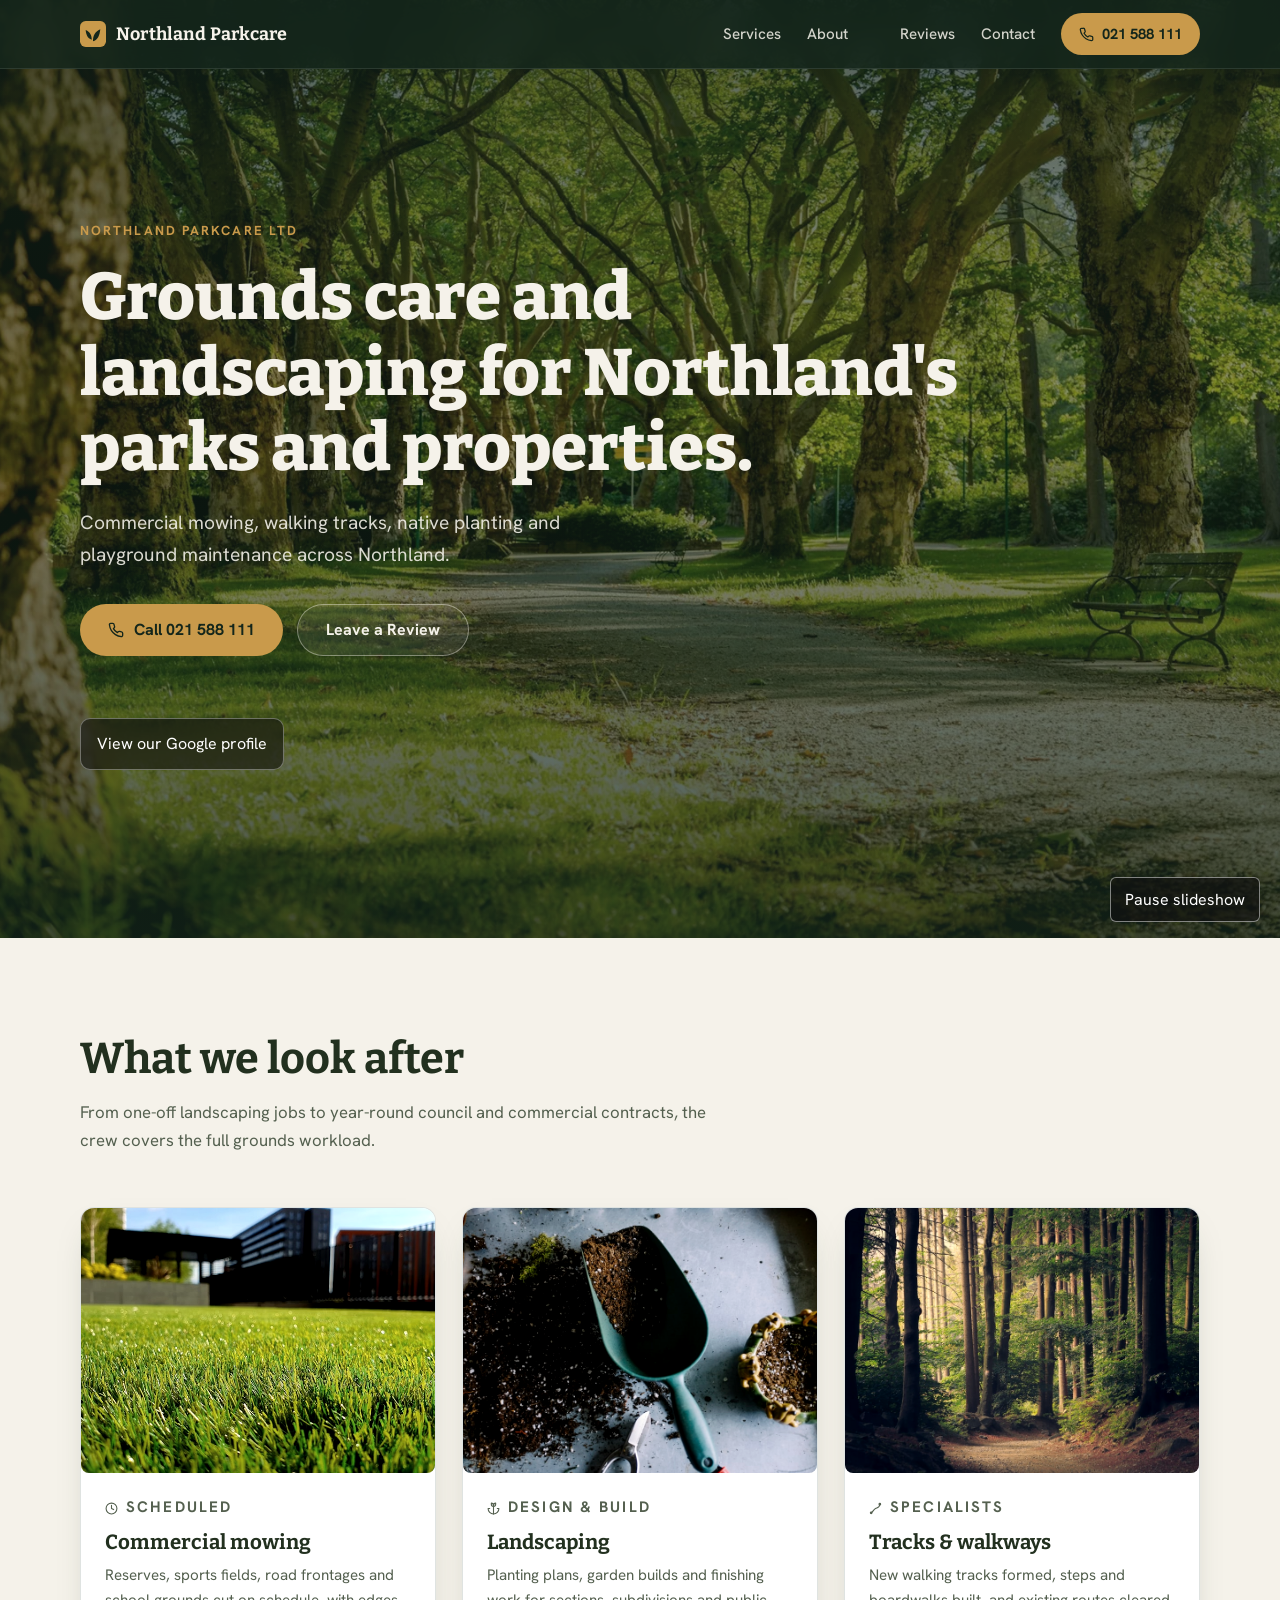
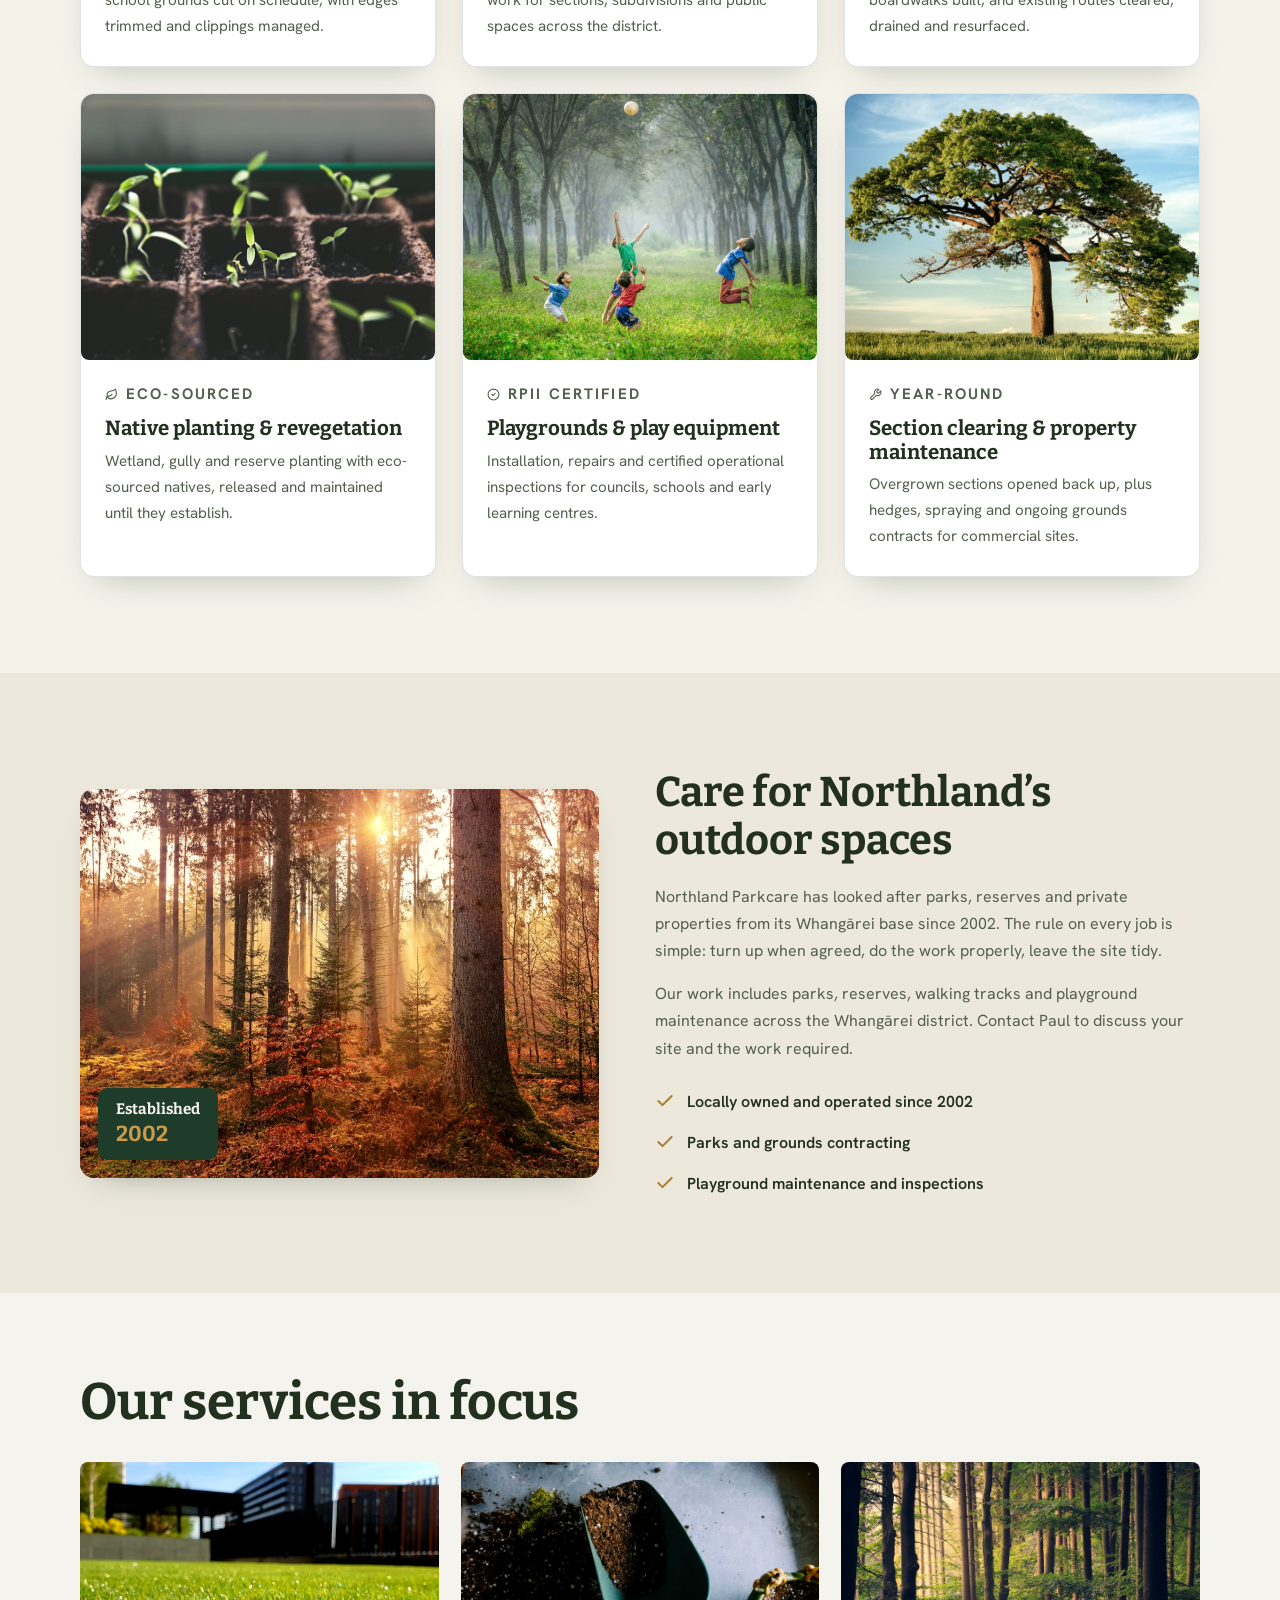
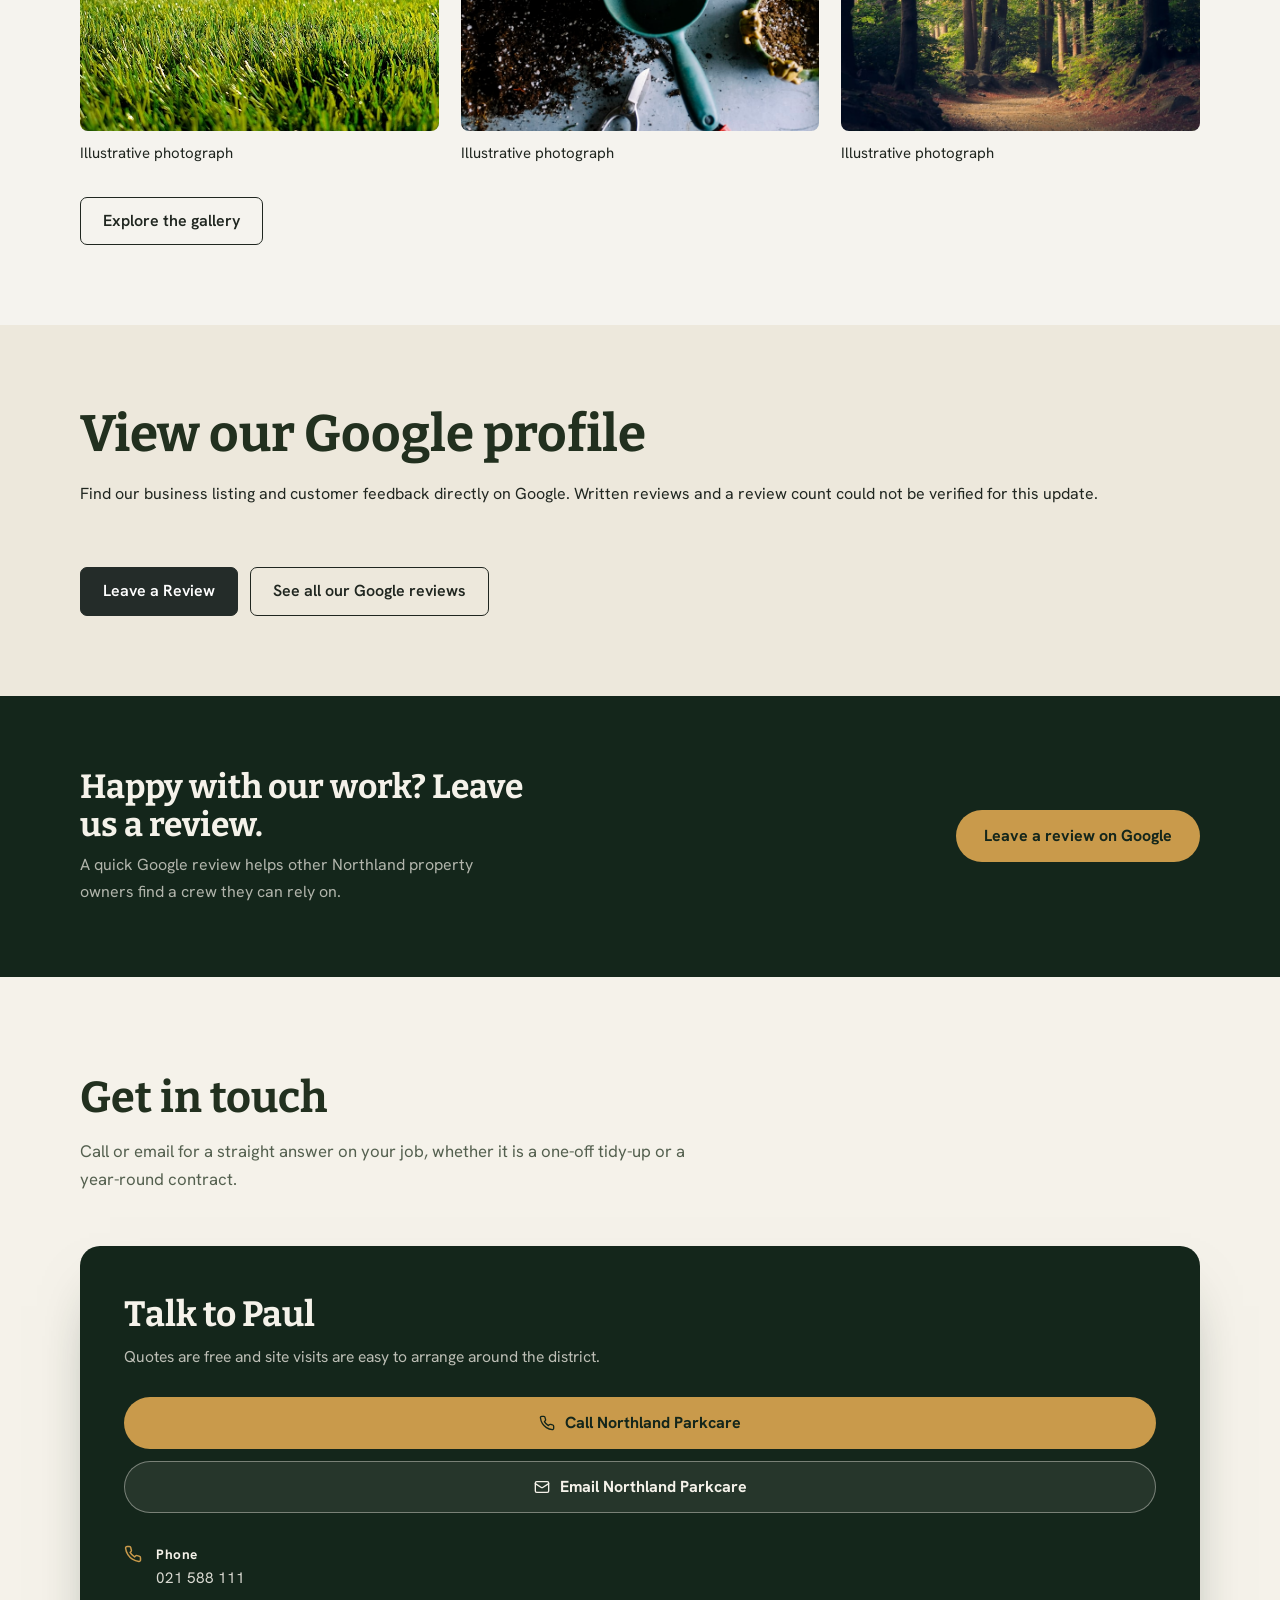
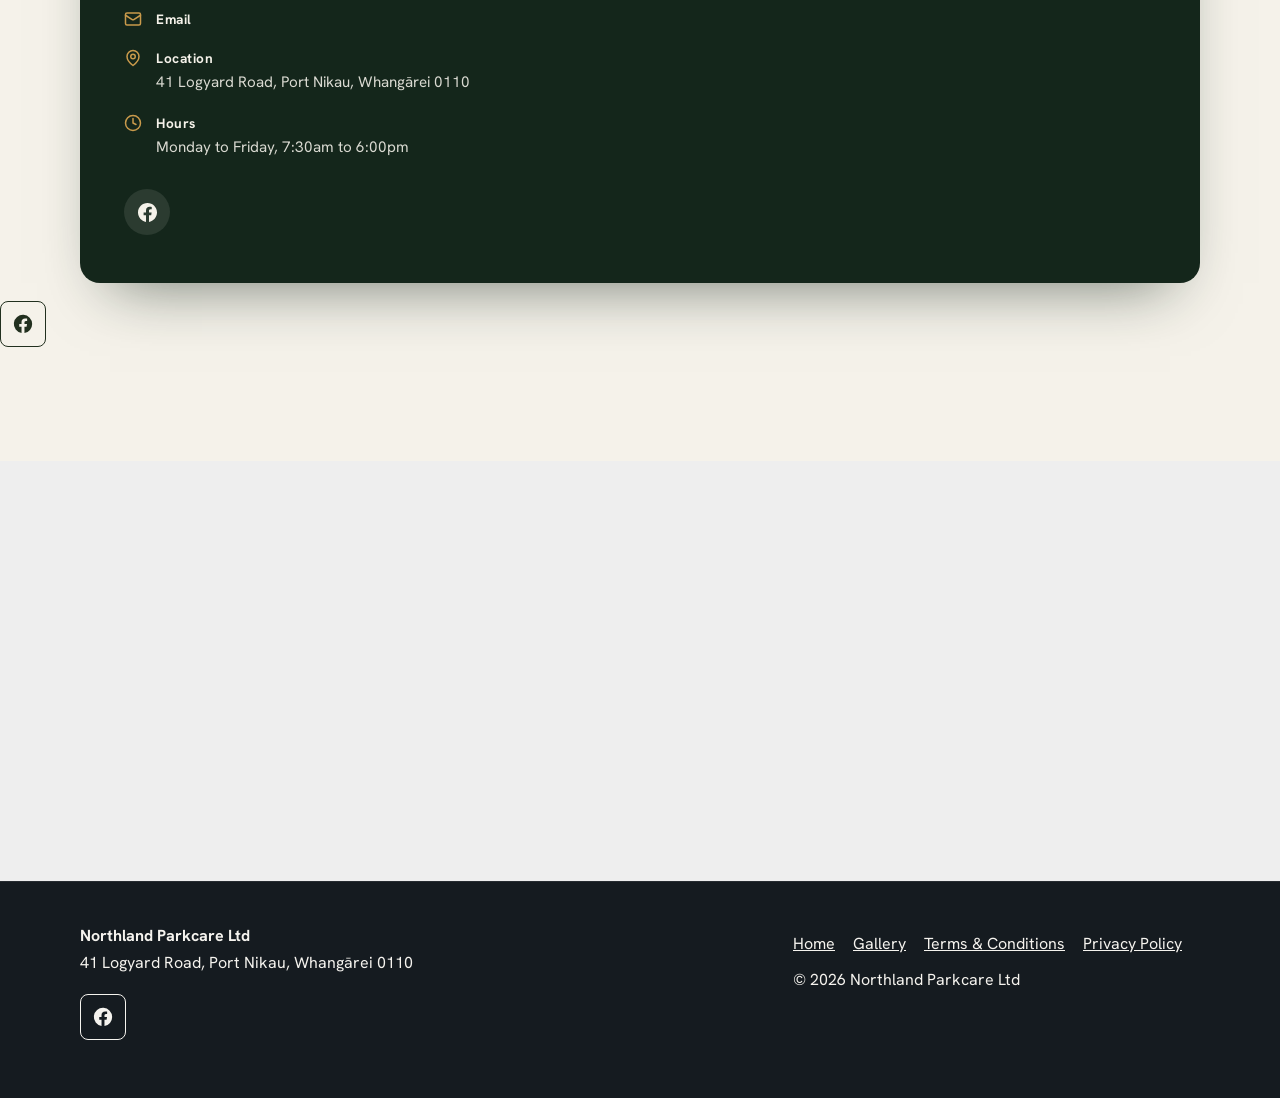
<file: index.html>
<!DOCTYPE html>

<html lang="en-NZ">
<head>
<meta charset="utf-8"/>
<meta content="width=device-width, initial-scale=1" name="viewport"/>
<title>Northland Parkcare Ltd | Landscaping &amp; Grounds Maintenance, Whangārei</title>
<meta content="Northland Parkcare Ltd: landscaping, commercial mowing, walking tracks, native planting and playground maintenance across Whangārei and Northland. Established 2002." name="description"/>
<meta content="Northland Parkcare Ltd | Landscaping &amp; Grounds Maintenance, Whangārei" property="og:title"/>
<meta content="Council-grade grounds care, landscaping, tracks and playground maintenance across Northland since 2002." property="og:description"/>
<meta content="website" property="og:type"/>
<meta content="https://images.unsplash.com/photo-1519331379826-f10be5486c6f?q=80&amp;w=1200&amp;auto=format&amp;fit=crop" property="og:image"/>
<link href="data:image/svg+xml,%3Csvg xmlns='http://www.w3.org/2000/svg' viewBox='0 0 32 32'%3E%3Crect width='32' height='32' rx='7' fill='%231f3b2a'/%3E%3Cpath d='M16 25c0-7 2-12 9-15-1 8-3 13-9 15zm-1.5-2C9 21 7.5 16.5 7 11c5.5 2.5 7.5 6.5 7.5 12z' fill='%23c99a4b'/%3E%3C/svg%3E" rel="icon"/>
<link href="https://fonts.googleapis.com" rel="preconnect"/>
<link crossorigin="" href="https://fonts.gstatic.com" rel="preconnect"/>
<link href="https://fonts.googleapis.com/css2?family=Bitter:wght@500;600;700;800&amp;family=Hanken+Grotesk:wght@400;500;600;700&amp;display=swap" rel="stylesheet"/>
<link href="styles.css" rel="stylesheet"/></head>
<body>
<div aria-hidden="true" id="intro"><div class="intro-mark">Northland <span>Parkcare</span></div></div>
<header id="header">
<div class="nav-inner">
<a aria-label="Northland Parkcare Ltd home" class="brand" href="#top">
<svg aria-hidden="true" fill="none" height="26" viewBox="0 0 32 32" width="26"><rect fill="#c99a4b" height="32" rx="7" width="32"></rect><path d="M16 25c0-7 2-12 9-15-1 8-3 13-9 15zm-1.5-2C9 21 7.5 16.5 7 11c5.5 2.5 7.5 6.5 7.5 12z" fill="#14261b"></path></svg>
      Northland Parkcare
    </a>
<ul class="nav-links">
<li><a href="#services">Services</a></li>
<li><a href="#about">About</a></li>
<li></li>
<li><a href="#reviews">Reviews</a></li>
<li><a href="#contact">Contact</a></li>
<li><a class="nav-phone" href="tel:+6421588111">
<svg aria-hidden="true" fill="none" height="15" stroke="currentColor" stroke-linecap="round" stroke-linejoin="round" stroke-width="2" viewBox="0 0 24 24" width="15"><path d="M22 16.92v3a2 2 0 0 1-2.18 2 19.79 19.79 0 0 1-8.63-3.07 19.5 19.5 0 0 1-6-6 19.79 19.79 0 0 1-3.07-8.67A2 2 0 0 1 4.11 2h3a2 2 0 0 1 2 1.72c.127.96.361 1.903.7 2.81a2 2 0 0 1-.45 2.11L8.09 9.91a16 16 0 0 0 6 6l1.27-1.27a2 2 0 0 1 2.11-.45c.907.339 1.85.573 2.81.7A2 2 0 0 1 22 16.92z"></path></svg>
        021 588 111
      </a></li>
</ul>
<a class="verified-mobile-call" href="tel:+6421588111">Call</a><button aria-expanded="false" aria-label="Open menu" class="nav-toggle" data-menu-button="">
<svg aria-hidden="true" fill="none" height="26" stroke="currentColor" stroke-linecap="round" stroke-width="2" viewBox="0 0 24 24" width="26"><line x1="3" x2="21" y1="7" y2="7"></line><line x1="3" x2="21" y1="12" y2="12"></line><line x1="3" x2="21" y1="17" y2="17"></line></svg>
</button>
</div>
<nav aria-label="Mobile" class="mobile-menu" data-mobile-menu="">
<a href="#services">Services</a>
<a href="#about">About</a>
<a href="#reviews">Reviews</a>
<a href="#contact">Contact</a>
<a class="m-call" href="tel:+6421588111">Call 021 588 111</a>
</nav>
</header>
<section class="hero" id="top">
<div aria-hidden="true" class="hero-slides">
<div class="hero-slide active"><img alt="Tree-lined park avenue with freshly mown grass" decoding="async" fetchpriority="high" height="1267" loading="eager" sizes="100vw" src="img/stock-da991d47f1.jpg" srcset="img/stock-da991d47f1-480.webp 480w, img/stock-da991d47f1-960.webp 960w, img/stock-da991d47f1-1600.webp 1600w, img/stock-da991d47f1.jpg 1900w" width="1900"/></div>
<div class="hero-slide"><img alt="Sunlight through mature trees over open parkland" decoding="async" fetchpriority="auto" height="1267" loading="lazy" sizes="100vw" src="img/stock-f143aacbdf.jpg" srcset="img/stock-f143aacbdf-480.webp 480w, img/stock-f143aacbdf-960.webp 960w, img/stock-f143aacbdf-1600.webp 1600w, img/stock-f143aacbdf.jpg 1900w" width="1900"/></div>
<div class="hero-slide"><img alt="Aerial view of a track winding through native forest" decoding="async" fetchpriority="auto" height="1425" loading="lazy" sizes="100vw" src="img/stock-7569272d4e.jpg" srcset="img/stock-7569272d4e-480.webp 480w, img/stock-7569272d4e-960.webp 960w, img/stock-7569272d4e-1600.webp 1600w, img/stock-7569272d4e.jpg 1900w" width="1900"/></div>
</div>
<div aria-hidden="true" class="hero-overlay"></div>
<div class="hero-content">
<p class="hero-eyebrow">Northland Parkcare Ltd</p>
<h1>Grounds care and landscaping for Northland's parks and properties.</h1>
<p class="hero-sub">Commercial mowing, walking tracks, native planting and playground maintenance across Northland.</p>
<div class="hero-ctas">
<a class="btn btn-gold" href="tel:+6421588111">
<svg aria-hidden="true" fill="none" height="16" stroke="currentColor" stroke-linecap="round" stroke-linejoin="round" stroke-width="2" viewBox="0 0 24 24" width="16"><path d="M22 16.92v3a2 2 0 0 1-2.18 2 19.79 19.79 0 0 1-8.63-3.07 19.5 19.5 0 0 1-6-6 19.79 19.79 0 0 1-3.07-8.67A2 2 0 0 1 4.11 2h3a2 2 0 0 1 2 1.72c.127.96.361 1.903.7 2.81a2 2 0 0 1-.45 2.11L8.09 9.91a16 16 0 0 0 6 6l1.27-1.27a2 2 0 0 1 2.11-.45c.907.339 1.85.573 2.81.7A2 2 0 0 1 22 16.92z"></path></svg>
        Call 021 588 111
      </a>
<a class="btn btn-ghost" href="https://search.google.com/local/writereview?placeid=ChIJpbkQMah4DG0RhoKp0OG4MP8" rel="noopener" target="_blank">Leave a Review</a>
</div>
<a class="verified-rating" href="https://search.google.com/local/reviews?placeid=ChIJpbkQMah4DG0RhoKp0OG4MP8" rel="noopener" target="_blank"><span>View our Google profile</span></a>
</div>
<button aria-pressed="false" class="slide-control" type="button">Pause slideshow</button></section>
<section id="services">
<div class="wrap">
<div class="sec-head reveal">
<h2>What we look after</h2>
<p>From one-off landscaping jobs to year-round council and commercial contracts, the crew covers the full grounds workload.</p>
</div>
<div class="svc-grid">
<article class="svc-card reveal">
<div class="svc-img"><img alt="Freshly mown grass cut to an even height" decoding="async" height="506" loading="lazy" sizes="(max-width: 767px) 100vw, 50vw" src="img/stock-0b38c9a5a5.jpg" srcset="img/stock-0b38c9a5a5-480.webp 480w, img/stock-0b38c9a5a5.jpg 900w" width="900"/></div>
<div class="svc-body">
<p class="svc-label"><svg aria-hidden="true" fill="none" height="13" stroke="currentColor" stroke-linecap="round" stroke-linejoin="round" stroke-width="2" viewBox="0 0 24 24" width="13"><circle cx="12" cy="12" r="10"></circle><path d="M12 6v6l4 2"></path></svg>Scheduled</p>
<h3>Commercial mowing</h3>
<p>Reserves, sports fields, road frontages and school grounds cut on schedule, with edges trimmed and clippings managed.</p>
</div>
</article>
<article class="svc-card reveal">
<div class="svc-img"><img alt="Garden trowel with fresh soil ready for planting" decoding="async" height="600" loading="lazy" sizes="(max-width: 767px) 100vw, 50vw" src="img/stock-65a9e03ca0.jpg" srcset="img/stock-65a9e03ca0-480.webp 480w, img/stock-65a9e03ca0.jpg 900w" width="900"/></div>
<div class="svc-body">
<p class="svc-label"><svg aria-hidden="true" fill="none" height="13" stroke="currentColor" stroke-linecap="round" stroke-linejoin="round" stroke-width="2" viewBox="0 0 24 24" width="13"><path d="M12 22V8"></path><path d="M5 12H2a10 10 0 0 0 10 10 10 10 0 0 0 10-10h-3"></path><path d="M12 8a4 4 0 0 0 4-4V2a4 4 0 0 0-4 4 4 4 0 0 0-4-4v2a4 4 0 0 0 4 4z"></path></svg>Design &amp; build</p>
<h3>Landscaping</h3>
<p>Planting plans, garden builds and finishing work for sections, subdivisions and public spaces across the district.</p>
</div>
</article>
<article class="svc-card reveal">
<div class="svc-img"><img alt="Walking track winding through tall native bush" decoding="async" height="599" loading="lazy" sizes="(max-width: 767px) 100vw, 50vw" src="img/stock-266625a168.jpg" srcset="img/stock-266625a168-480.webp 480w, img/stock-266625a168.jpg 900w" width="900"/></div>
<div class="svc-body">
<p class="svc-label"><svg aria-hidden="true" fill="none" height="13" stroke="currentColor" stroke-linecap="round" stroke-linejoin="round" stroke-width="2" viewBox="0 0 24 24" width="13"><path d="M4 20c4-2 4-6 8-8s8-2 8-8"></path><circle cx="4" cy="20" r="1.5"></circle><circle cx="20" cy="4" r="1.5"></circle></svg>Specialists</p>
<h3>Tracks &amp; walkways</h3>
<p>New walking tracks formed, steps and boardwalks built, and existing routes cleared, drained and resurfaced.</p>
</div>
</article>
<article class="svc-card reveal">
<div class="svc-img"><img alt="Native seedlings sprouting in planting trays" decoding="async" height="600" loading="lazy" sizes="(max-width: 767px) 100vw, 50vw" src="img/stock-64e27d6a0b.jpg" srcset="img/stock-64e27d6a0b-480.webp 480w, img/stock-64e27d6a0b.jpg 900w" width="900"/></div>
<div class="svc-body">
<p class="svc-label"><svg aria-hidden="true" fill="none" height="13" stroke="currentColor" stroke-linecap="round" stroke-linejoin="round" stroke-width="2" viewBox="0 0 24 24" width="13"><path d="M11 20A7 7 0 0 1 9.8 6.1C15.5 5 17 4.48 19 2c1 2 2 4.18 2 8 0 5.5-4.78 10-10 10Z"></path><path d="M2 21c0-3 1.85-5.36 5.08-6C9.5 14.52 12 13 13 12"></path></svg>Eco-sourced</p>
<h3>Native planting &amp; revegetation</h3>
<p>Wetland, gully and reserve planting with eco-sourced natives, released and maintained until they establish.</p>
</div>
</article>
<article class="svc-card reveal">
<div class="svc-img"><img alt="Children playing ball on green grass between trees" decoding="async" height="623" loading="lazy" sizes="(max-width: 767px) 100vw, 50vw" src="img/stock-a1a8c231d1.jpg" srcset="img/stock-a1a8c231d1-480.webp 480w, img/stock-a1a8c231d1.jpg 900w" width="900"/></div>
<div class="svc-body">
<p class="svc-label"><svg aria-hidden="true" fill="none" height="13" stroke="currentColor" stroke-linecap="round" stroke-linejoin="round" stroke-width="2" viewBox="0 0 24 24" width="13"><path d="M9 12l2 2 4-4"></path><circle cx="12" cy="12" r="10"></circle></svg>RPII certified</p>
<h3>Playgrounds &amp; play equipment</h3>
<p>Installation, repairs and certified operational inspections for councils, schools and early learning centres.</p>
</div>
</article>
<article class="svc-card reveal">
<div class="svc-img"><img alt="Open grass paddock with a single mature tree" decoding="async" height="600" loading="lazy" sizes="(max-width: 767px) 100vw, 50vw" src="img/stock-51698d35c9.jpg" srcset="img/stock-51698d35c9-480.webp 480w, img/stock-51698d35c9.jpg 900w" width="900"/></div>
<div class="svc-body">
<p class="svc-label"><svg aria-hidden="true" fill="none" height="13" stroke="currentColor" stroke-linecap="round" stroke-linejoin="round" stroke-width="2" viewBox="0 0 24 24" width="13"><path d="M14.7 6.3a1 1 0 0 0 0 1.4l1.6 1.6a1 1 0 0 0 1.4 0l3.77-3.77a6 6 0 0 1-7.94 7.94l-6.91 6.91a2.12 2.12 0 0 1-3-3l6.91-6.91a6 6 0 0 1 7.94-7.94l-3.76 3.76z"></path></svg>Year-round</p>
<h3>Section clearing &amp; property maintenance</h3>
<p>Overgrown sections opened back up, plus hedges, spraying and ongoing grounds contracts for commercial sites.</p>
</div>
</article>
</div>
</div>
</section>
<section id="about">
<div class="wrap">
<div class="about-grid">
<div class="about-photo reveal">
<img alt="Morning sun coming through a stand of established trees" decoding="async" height="800" loading="lazy" sizes="(max-width: 767px) 100vw, 50vw" src="img/stock-86100f0e75.jpg" srcset="img/stock-86100f0e75-480.webp 480w, img/stock-86100f0e75-960.webp 960w, img/stock-86100f0e75.jpg 1200w" width="1200"/>
<div class="corner-tag">Established<em>2002</em></div>
</div>
<div class="about-copy reveal">
<h2>Care for Northland’s outdoor spaces</h2>
<p>Northland Parkcare has looked after parks, reserves and private properties from its Whangārei base since 2002. The rule on every job is simple: turn up when agreed, do the work properly, leave the site tidy.</p>
<p>Our work includes parks, reserves, walking tracks and playground maintenance across the Whangārei district. Contact Paul to discuss your site and the work required.</p>
<ul class="check-list">
<li><svg aria-hidden="true" fill="none" height="20" stroke="currentColor" stroke-linecap="round" stroke-linejoin="round" stroke-width="2.4" viewBox="0 0 24 24" width="20"><path d="M20 6L9 17l-5-5"></path></svg>Locally owned and operated since 2002</li>
<li><svg aria-hidden="true" fill="none" height="20" stroke="currentColor" stroke-linecap="round" stroke-linejoin="round" stroke-width="2.4" viewBox="0 0 24 24" width="20"><path d="M20 6L9 17l-5-5"></path></svg>Parks and grounds contracting</li>
<li><svg aria-hidden="true" fill="none" height="20" stroke="currentColor" stroke-linecap="round" stroke-linejoin="round" stroke-width="2.4" viewBox="0 0 24 24" width="20"><path d="M20 6L9 17l-5-5"></path></svg>Playground maintenance and inspections</li>
</ul>
</div>
</div>
</div>
</section>
<section class="verified-section verified-gallery" id="gallery"><div class="verified-wrap"><h2>Our services in focus</h2><div class="verified-grid"><figure><img alt="Northland Parkcare Ltd — service illustration" decoding="async" height="506" loading="lazy" sizes="(max-width: 767px) 100vw, 50vw" src="img/stock-0b38c9a5a5.jpg" srcset="img/stock-0b38c9a5a5-480.webp 480w, img/stock-0b38c9a5a5.jpg 900w" width="900"/><figcaption>Illustrative photograph</figcaption></figure><figure><img alt="Northland Parkcare Ltd — service illustration" decoding="async" height="600" loading="lazy" sizes="(max-width: 767px) 100vw, 50vw" src="img/stock-65a9e03ca0.jpg" srcset="img/stock-65a9e03ca0-480.webp 480w, img/stock-65a9e03ca0.jpg 900w" width="900"/><figcaption>Illustrative photograph</figcaption></figure><figure><img alt="Northland Parkcare Ltd — service illustration" decoding="async" height="599" loading="lazy" sizes="(max-width: 767px) 100vw, 50vw" src="img/stock-266625a168.jpg" srcset="img/stock-266625a168-480.webp 480w, img/stock-266625a168.jpg 900w" width="900"/><figcaption>Illustrative photograph</figcaption></figure></div><a class="verified-button" href="gallery.html">Explore the gallery</a></div></section><section class="verified-section" id="reviews"><div class="verified-wrap"><h2>View our Google profile</h2><p>Find our business listing and customer feedback directly on Google. Written reviews and a review count could not be verified for this update.</p><div class="verified-grid"></div><div class="verified-actions"><a class="verified-button primary" href="https://search.google.com/local/writereview?placeid=ChIJpbkQMah4DG0RhoKp0OG4MP8" rel="noopener" target="_blank">Leave a Review</a><a class="verified-button" href="https://search.google.com/local/reviews?placeid=ChIJpbkQMah4DG0RhoKp0OG4MP8" rel="noopener" target="_blank">See all our Google reviews</a></div></div></section>
<section class="rev-banner" id="leave-review">
<div class="wrap">
<div>
<h2>Happy with our work? Leave us a review.</h2>
<p>A quick Google review helps other Northland property owners find a crew they can rely on.</p>
</div>
<a class="btn btn-gold" href="https://search.google.com/local/writereview?placeid=ChIJpbkQMah4DG0RhoKp0OG4MP8" rel="noopener" target="_blank">Leave a review on Google</a>
</div>
</section>
<section id="contact">
<div class="wrap">
<div class="sec-head reveal">
<h2>Get in touch</h2>
<p>Call or email for a straight answer on your job, whether it is a one-off tidy-up or a year-round contract.</p>
</div>
<div class="contact-card reveal" style="grid-template-columns:1fr">
<div class="contact-info">
<h2>Talk to Paul</h2>
<p>Quotes are free and site visits are easy to arrange around the district.</p>
<div class="contact-btns">
<a class="btn btn-gold" href="tel:+6421588111">
<svg aria-hidden="true" fill="none" height="16" stroke="currentColor" stroke-linecap="round" stroke-linejoin="round" stroke-width="2" viewBox="0 0 24 24" width="16"><path d="M22 16.92v3a2 2 0 0 1-2.18 2 19.79 19.79 0 0 1-8.63-3.07 19.5 19.5 0 0 1-6-6 19.79 19.79 0 0 1-3.07-8.67A2 2 0 0 1 4.11 2h3a2 2 0 0 1 2 1.72c.127.96.361 1.903.7 2.81a2 2 0 0 1-.45 2.11L8.09 9.91a16 16 0 0 0 6 6l1.27-1.27a2 2 0 0 1 2.11-.45c.907.339 1.85.573 2.81.7A2 2 0 0 1 22 16.92z"></path></svg>
            Call Northland Parkcare
          </a>
<a class="btn btn-ghost" href="mailto:info@northlandparkcare.co.nz">
<svg aria-hidden="true" fill="none" height="16" stroke="currentColor" stroke-linecap="round" stroke-linejoin="round" stroke-width="2" viewBox="0 0 24 24" width="16"><rect height="16" rx="2" width="20" x="2" y="4"></rect><path d="m22 7-8.97 5.7a1.94 1.94 0 0 1-2.06 0L2 7"></path></svg>
            Email Northland Parkcare
          </a>
</div>
<div class="info-rows">
<div class="info-row">
<svg aria-hidden="true" fill="none" height="18" stroke="currentColor" stroke-linecap="round" stroke-linejoin="round" stroke-width="2" viewBox="0 0 24 24" width="18"><path d="M22 16.92v3a2 2 0 0 1-2.18 2 19.79 19.79 0 0 1-8.63-3.07 19.5 19.5 0 0 1-6-6 19.79 19.79 0 0 1-3.07-8.67A2 2 0 0 1 4.11 2h3a2 2 0 0 1 2 1.72c.127.96.361 1.903.7 2.81a2 2 0 0 1-.45 2.11L8.09 9.91a16 16 0 0 0 6 6l1.27-1.27a2 2 0 0 1 2.11-.45c.907.339 1.85.573 2.81.7A2 2 0 0 1 22 16.92z"></path></svg>
<div><strong>Phone</strong><a href="tel:+6421588111">021 588 111</a></div>
</div>
<div class="info-row">
<svg aria-hidden="true" fill="none" height="18" stroke="currentColor" stroke-linecap="round" stroke-linejoin="round" stroke-width="2" viewBox="0 0 24 24" width="18"><rect height="16" rx="2" width="20" x="2" y="4"></rect><path d="m22 7-8.97 5.7a1.94 1.94 0 0 1-2.06 0L2 7"></path></svg>
<div><strong>Email</strong><a href="mailto:info@northlandparkcare.co.nz"><span data-emailtext=""></span></a></div>
</div>
<div class="info-row">
<svg aria-hidden="true" fill="none" height="18" stroke="currentColor" stroke-linecap="round" stroke-linejoin="round" stroke-width="2" viewBox="0 0 24 24" width="18"><path d="M20 10c0 6-8 12-8 12s-8-6-8-12a8 8 0 0 1 16 0Z"></path><circle cx="12" cy="10" r="3"></circle></svg>
<div><strong>Location</strong>41 Logyard Road, Port Nikau, Whangārei 0110</div>
</div>
<div class="info-row">
<svg aria-hidden="true" fill="none" height="18" stroke="currentColor" stroke-linecap="round" stroke-linejoin="round" stroke-width="2" viewBox="0 0 24 24" width="18"><circle cx="12" cy="12" r="10"></circle><path d="M12 6v6l4 2"></path></svg>
<div><strong>Hours</strong>Monday to Friday, 7:30am to 6:00pm</div>
</div>
</div>
<div class="social-row">
<a aria-label="Find Northland Parkcare on Facebook" class="social-link" href="https://www.facebook.com/search/top?q=Northland%20Parkcare%20Ltd" rel="noopener" target="_blank">
<svg aria-hidden="true" fill="currentColor" height="19" viewBox="0 0 24 24" width="19"><path d="M24 12.073c0-6.627-5.373-12-12-12s-12 5.373-12 12c0 5.99 4.388 10.954 10.125 11.854v-8.385H7.078v-3.47h3.047V9.43c0-3.007 1.792-4.669 4.533-4.669 1.312 0 2.686.235 2.686.235v2.953H15.83c-1.491 0-1.956.925-1.956 1.874v2.25h3.328l-.532 3.47h-2.796v8.385C19.612 23.027 24 18.062 24 12.073z"></path></svg>
</a>
</div>
</div>
</div>
</div>
<div class="verified-socials"><a aria-label="Search Facebook for Northland Parkcare Ltd (profile unverified)" href="https://www.facebook.com/search/top?q=Northland%20Parkcare%20Ltd%20%20Whang%C4%81rei%200110" rel="noopener" target="_blank"><svg aria-hidden="true" fill="currentColor" viewBox="0 0 24 24"><path d="M22 12a10 10 0 1 0-11.6 9.9v-7H7.9V12h2.5V9.8c0-2.5 1.5-3.9 3.8-3.9 1.1 0 2.3.2 2.3.2v2.5h-1.3c-1.2 0-1.6.8-1.6 1.6V12h2.8l-.5 2.9h-2.3v7A10 10 0 0 0 22 12Z"></path></svg></a></div></section>
<section aria-label="Business location" class="verified-map"><div class="verified-wrap"><iframe allowfullscreen="" loading="lazy" referrerpolicy="no-referrer-when-downgrade" src="https://www.google.com/maps?q=Northland%20Parkcare%20Ltd%2041%20Logyard%20Road%2C%20Port%20Nikau%2C%20Whang%C4%81rei%200110&amp;output=embed" title="Map of Northland Parkcare Ltd, 41 Logyard Road, Port Nikau, Whangārei 0110"></iframe></div></section><footer class="verified-footer"><div class="verified-wrap"><div><strong>Northland Parkcare Ltd</strong><p>41 Logyard Road, Port Nikau, Whangārei 0110</p><div class="verified-socials"><a aria-label="Search Facebook for Northland Parkcare Ltd (profile unverified)" href="https://www.facebook.com/search/top?q=Northland%20Parkcare%20Ltd%20%20Whang%C4%81rei%200110" rel="noopener" target="_blank"><svg aria-hidden="true" fill="currentColor" viewBox="0 0 24 24"><path d="M22 12a10 10 0 1 0-11.6 9.9v-7H7.9V12h2.5V9.8c0-2.5 1.5-3.9 3.8-3.9 1.1 0 2.3.2 2.3.2v2.5h-1.3c-1.2 0-1.6.8-1.6 1.6V12h2.8l-.5 2.9h-2.3v7A10 10 0 0 0 22 12Z"></path></svg></a></div></div><div><a href="index.html">Home</a><a href="gallery.html">Gallery</a><a href="/terms.html">Terms &amp; Conditions</a><a href="/privacy.html">Privacy Policy</a><p>© 2026 Northland Parkcare Ltd</p></div></div></footer><script defer="" src="site.js"></script></body>
</html>
</file>
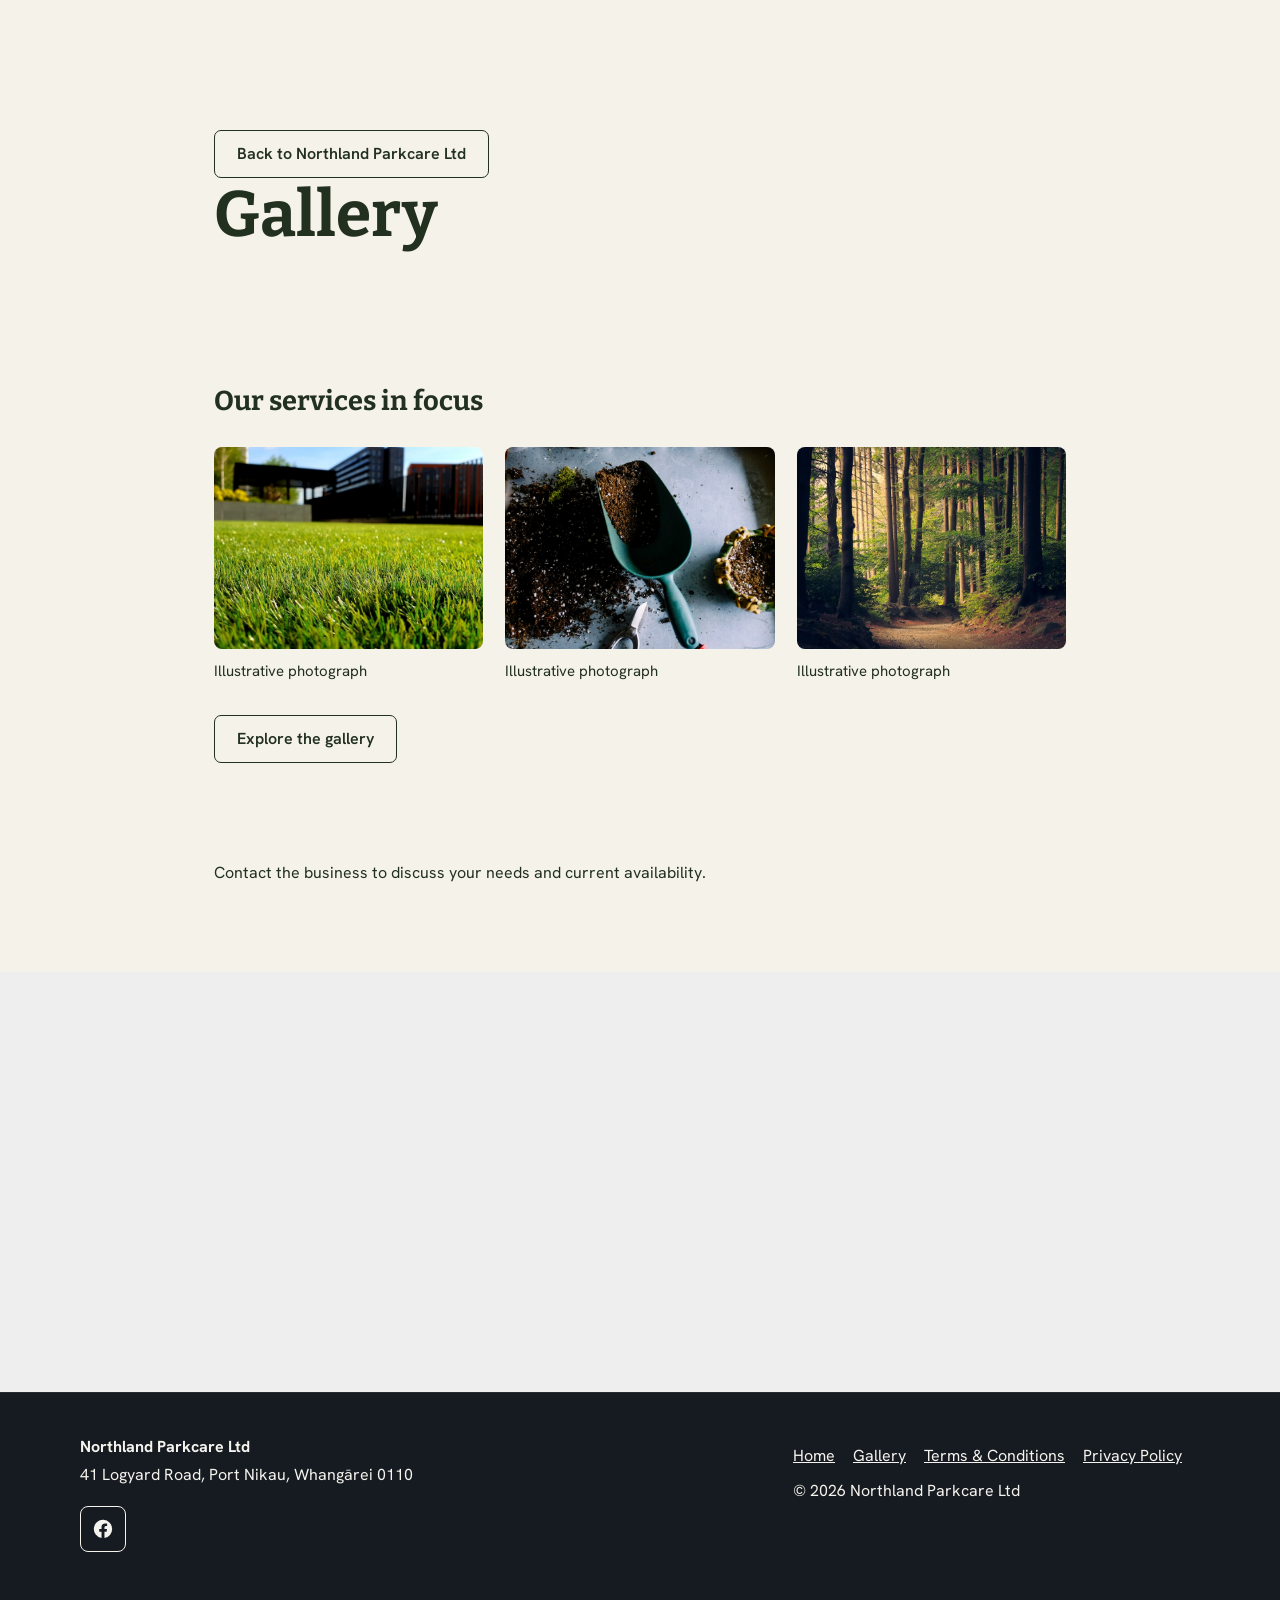
<file: gallery.html>
<!DOCTYPE html>
<html lang="en-NZ"><head>
<meta charset="utf-8"/>
<meta content="width=device-width, initial-scale=1" name="viewport"/>
<title>Gallery | Northland Parkcare Ltd</title>
<meta content="Northland Parkcare Ltd: landscaping, commercial mowing, walking tracks, native planting and playground maintenance across Whangārei and Northland. Established 2002." name="description"/>
<meta content="Northland Parkcare Ltd | Landscaping &amp; Grounds Maintenance, Whangārei" property="og:title"/>
<meta content="Council-grade grounds care, landscaping, tracks and playground maintenance across Northland since 2002." property="og:description"/>
<meta content="website" property="og:type"/>
<meta content="https://images.unsplash.com/photo-1519331379826-f10be5486c6f?q=80&amp;w=1200&amp;auto=format&amp;fit=crop" property="og:image"/>
<link href="data:image/svg+xml,%3Csvg xmlns='http://www.w3.org/2000/svg' viewBox='0 0 32 32'%3E%3Crect width='32' height='32' rx='7' fill='%231f3b2a'/%3E%3Cpath d='M16 25c0-7 2-12 9-15-1 8-3 13-9 15zm-1.5-2C9 21 7.5 16.5 7 11c5.5 2.5 7.5 6.5 7.5 12z' fill='%23c99a4b'/%3E%3C/svg%3E" rel="icon"/>
<link href="https://fonts.googleapis.com" rel="preconnect"/>
<link crossorigin="" href="https://fonts.gstatic.com" rel="preconnect"/>
<link href="https://fonts.googleapis.com/css2?family=Bitter:wght@500;600;700;800&amp;family=Hanken+Grotesk:wght@400;500;600;700&amp;display=swap" rel="stylesheet"/>
<link href="styles.css" rel="stylesheet"/></head><body><main class="verified-legal"><a class="verified-button" href="index.html">Back to Northland Parkcare Ltd</a><h1>Gallery</h1><section class="verified-section verified-gallery" id="gallery"><div class="verified-wrap"><h2>Our services in focus</h2><div class="verified-grid"><figure><img alt="Northland Parkcare Ltd — service illustration" decoding="async" height="506" loading="lazy" sizes="(max-width: 767px) 100vw, 50vw" src="img/stock-0b38c9a5a5.jpg" srcset="img/stock-0b38c9a5a5-480.webp 480w, img/stock-0b38c9a5a5.jpg 900w" width="900"/><figcaption>Illustrative photograph</figcaption></figure><figure><img alt="Northland Parkcare Ltd — service illustration" decoding="async" height="600" loading="lazy" sizes="(max-width: 767px) 100vw, 50vw" src="img/stock-65a9e03ca0.jpg" srcset="img/stock-65a9e03ca0-480.webp 480w, img/stock-65a9e03ca0.jpg 900w" width="900"/><figcaption>Illustrative photograph</figcaption></figure><figure><img alt="Northland Parkcare Ltd — service illustration" decoding="async" height="599" loading="lazy" sizes="(max-width: 767px) 100vw, 50vw" src="img/stock-266625a168.jpg" srcset="img/stock-266625a168-480.webp 480w, img/stock-266625a168.jpg 900w" width="900"/><figcaption>Illustrative photograph</figcaption></figure></div><a class="verified-button" href="gallery.html">Explore the gallery</a></div></section><p>Contact the business to discuss your needs and current availability.</p></main><section aria-label="Business location" class="verified-map"><div class="verified-wrap"><iframe allowfullscreen="" loading="lazy" referrerpolicy="no-referrer-when-downgrade" src="https://www.google.com/maps?q=Northland%20Parkcare%20Ltd%2041%20Logyard%20Road%2C%20Port%20Nikau%2C%20Whang%C4%81rei%200110&amp;output=embed" title="Map of Northland Parkcare Ltd, 41 Logyard Road, Port Nikau, Whangārei 0110"></iframe></div></section><footer class="verified-footer"><div class="verified-wrap"><div><strong>Northland Parkcare Ltd</strong><p>41 Logyard Road, Port Nikau, Whangārei 0110</p><div class="verified-socials"><a aria-label="Search Facebook for Northland Parkcare Ltd (profile unverified)" href="https://www.facebook.com/search/top?q=Northland%20Parkcare%20Ltd%20%20Whang%C4%81rei%200110" rel="noopener" target="_blank"><svg aria-hidden="true" fill="currentColor" viewBox="0 0 24 24"><path d="M22 12a10 10 0 1 0-11.6 9.9v-7H7.9V12h2.5V9.8c0-2.5 1.5-3.9 3.8-3.9 1.1 0 2.3.2 2.3.2v2.5h-1.3c-1.2 0-1.6.8-1.6 1.6V12h2.8l-.5 2.9h-2.3v7A10 10 0 0 0 22 12Z"></path></svg></a></div></div><div><a href="index.html">Home</a><a href="gallery.html">Gallery</a><a href="/terms.html">Terms &amp; Conditions</a><a href="/privacy.html">Privacy Policy</a><p>© 2026 Northland Parkcare Ltd</p></div></div></footer><script defer="" src="site.js"></script></body></html>
</file>
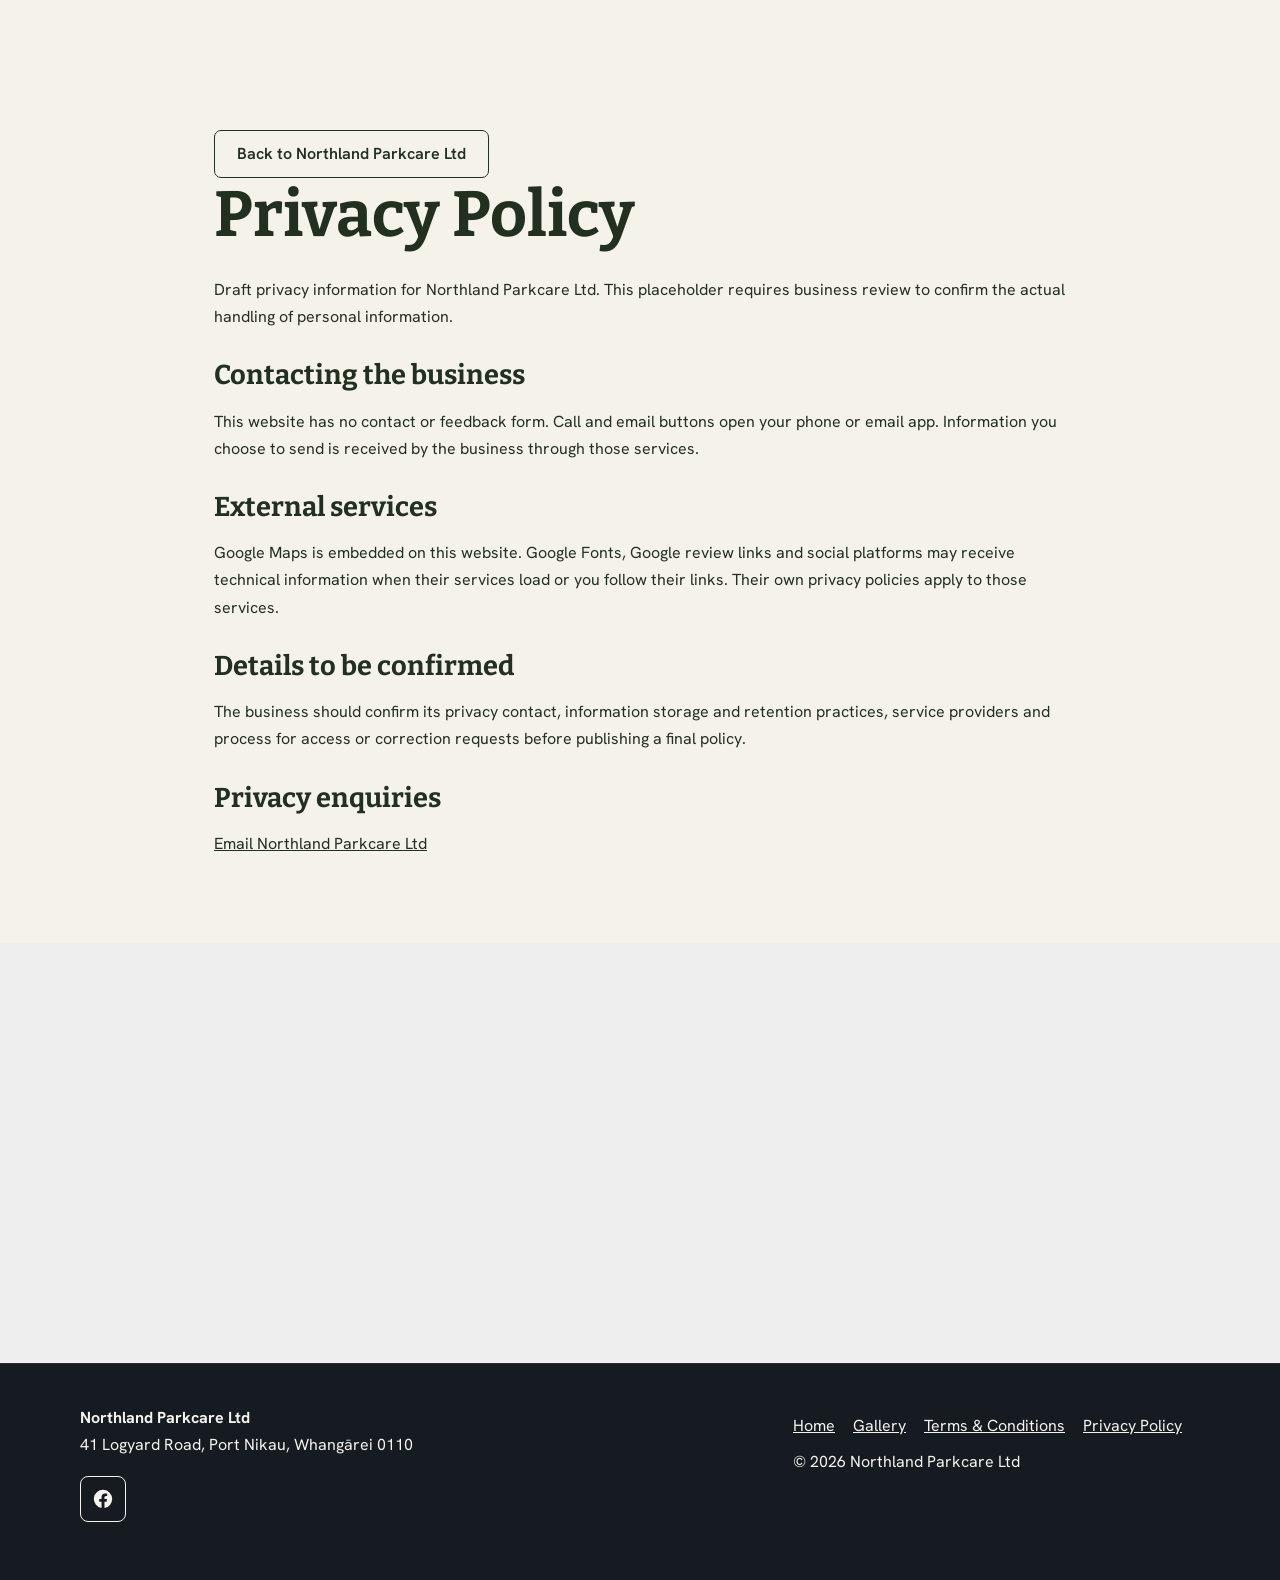
<file: privacy.html>
<!DOCTYPE html><html lang="en-NZ"><head>
<meta charset="utf-8"/>
<meta content="width=device-width, initial-scale=1" name="viewport"/>
<title>Privacy Policy | Northland Parkcare Ltd</title>
<meta content="Northland Parkcare Ltd: landscaping, commercial mowing, walking tracks, native planting and playground maintenance across Whangārei and Northland. Established 2002." name="description"/>
<meta content="Northland Parkcare Ltd | Landscaping &amp; Grounds Maintenance, Whangārei" property="og:title"/>
<meta content="Council-grade grounds care, landscaping, tracks and playground maintenance across Northland since 2002." property="og:description"/>
<meta content="website" property="og:type"/>
<meta content="https://images.unsplash.com/photo-1519331379826-f10be5486c6f?q=80&amp;w=1200&amp;auto=format&amp;fit=crop" property="og:image"/>
<link href="data:image/svg+xml,%3Csvg xmlns='http://www.w3.org/2000/svg' viewBox='0 0 32 32'%3E%3Crect width='32' height='32' rx='7' fill='%231f3b2a'/%3E%3Cpath d='M16 25c0-7 2-12 9-15-1 8-3 13-9 15zm-1.5-2C9 21 7.5 16.5 7 11c5.5 2.5 7.5 6.5 7.5 12z' fill='%23c99a4b'/%3E%3C/svg%3E" rel="icon"/>
<link href="https://fonts.googleapis.com" rel="preconnect"/>
<link crossorigin="" href="https://fonts.gstatic.com" rel="preconnect"/>
<link href="https://fonts.googleapis.com/css2?family=Bitter:wght@500;600;700;800&amp;family=Hanken+Grotesk:wght@400;500;600;700&amp;display=swap" rel="stylesheet"/>
<link href="styles.css" rel="stylesheet"/></head><body><main class="verified-legal"><a class="verified-button" href="index.html">Back to Northland Parkcare Ltd</a><h1>Privacy Policy</h1><p>Draft privacy information for Northland Parkcare Ltd. This placeholder requires business review to confirm the actual handling of personal information.</p><h2>Contacting the business</h2><p>This website has no contact or feedback form. Call and email buttons open your phone or email app. Information you choose to send is received by the business through those services.</p><h2>External services</h2><p>Google Maps is embedded on this website. Google Fonts, Google review links and social platforms may receive technical information when their services load or you follow their links. Their own privacy policies apply to those services.</p><h2>Details to be confirmed</h2><p>The business should confirm its privacy contact, information storage and retention practices, service providers and process for access or correction requests before publishing a final policy.</p><h2>Privacy enquiries</h2><p><a href="mailto:info@northlandparkcare.co.nz">Email Northland Parkcare Ltd</a></p></main><section class="verified-map" aria-label="Business location"><div class="verified-wrap"><iframe title="Map of Northland Parkcare Ltd, 41 Logyard Road, Port Nikau, Whangārei 0110" src="https://www.google.com/maps?q=Northland%20Parkcare%20Ltd%2041%20Logyard%20Road%2C%20Port%20Nikau%2C%20Whang%C4%81rei%200110&amp;output=embed" loading="lazy" referrerpolicy="no-referrer-when-downgrade" allowfullscreen></iframe></div></section><footer class="verified-footer"><div class="verified-wrap"><div><strong>Northland Parkcare Ltd</strong><p>41 Logyard Road, Port Nikau, Whangārei 0110</p><div class="verified-socials"><a href="https://www.facebook.com/search/top?q=Northland%20Parkcare%20Ltd%20%20Whang%C4%81rei%200110" target="_blank" rel="noopener" aria-label="Search Facebook for Northland Parkcare Ltd (profile unverified)"><svg aria-hidden="true" viewBox="0 0 24 24" fill="currentColor"><path d="M22 12a10 10 0 1 0-11.6 9.9v-7H7.9V12h2.5V9.8c0-2.5 1.5-3.9 3.8-3.9 1.1 0 2.3.2 2.3.2v2.5h-1.3c-1.2 0-1.6.8-1.6 1.6V12h2.8l-.5 2.9h-2.3v7A10 10 0 0 0 22 12Z"/></svg></a></div></div><div><a href="index.html">Home</a><a href="gallery.html">Gallery</a><a href="/terms.html">Terms &amp; Conditions</a><a href="/privacy.html">Privacy Policy</a><p>© 2026 Northland Parkcare Ltd</p></div></div></footer><script src="site.js" defer></script></body></html>
</file>
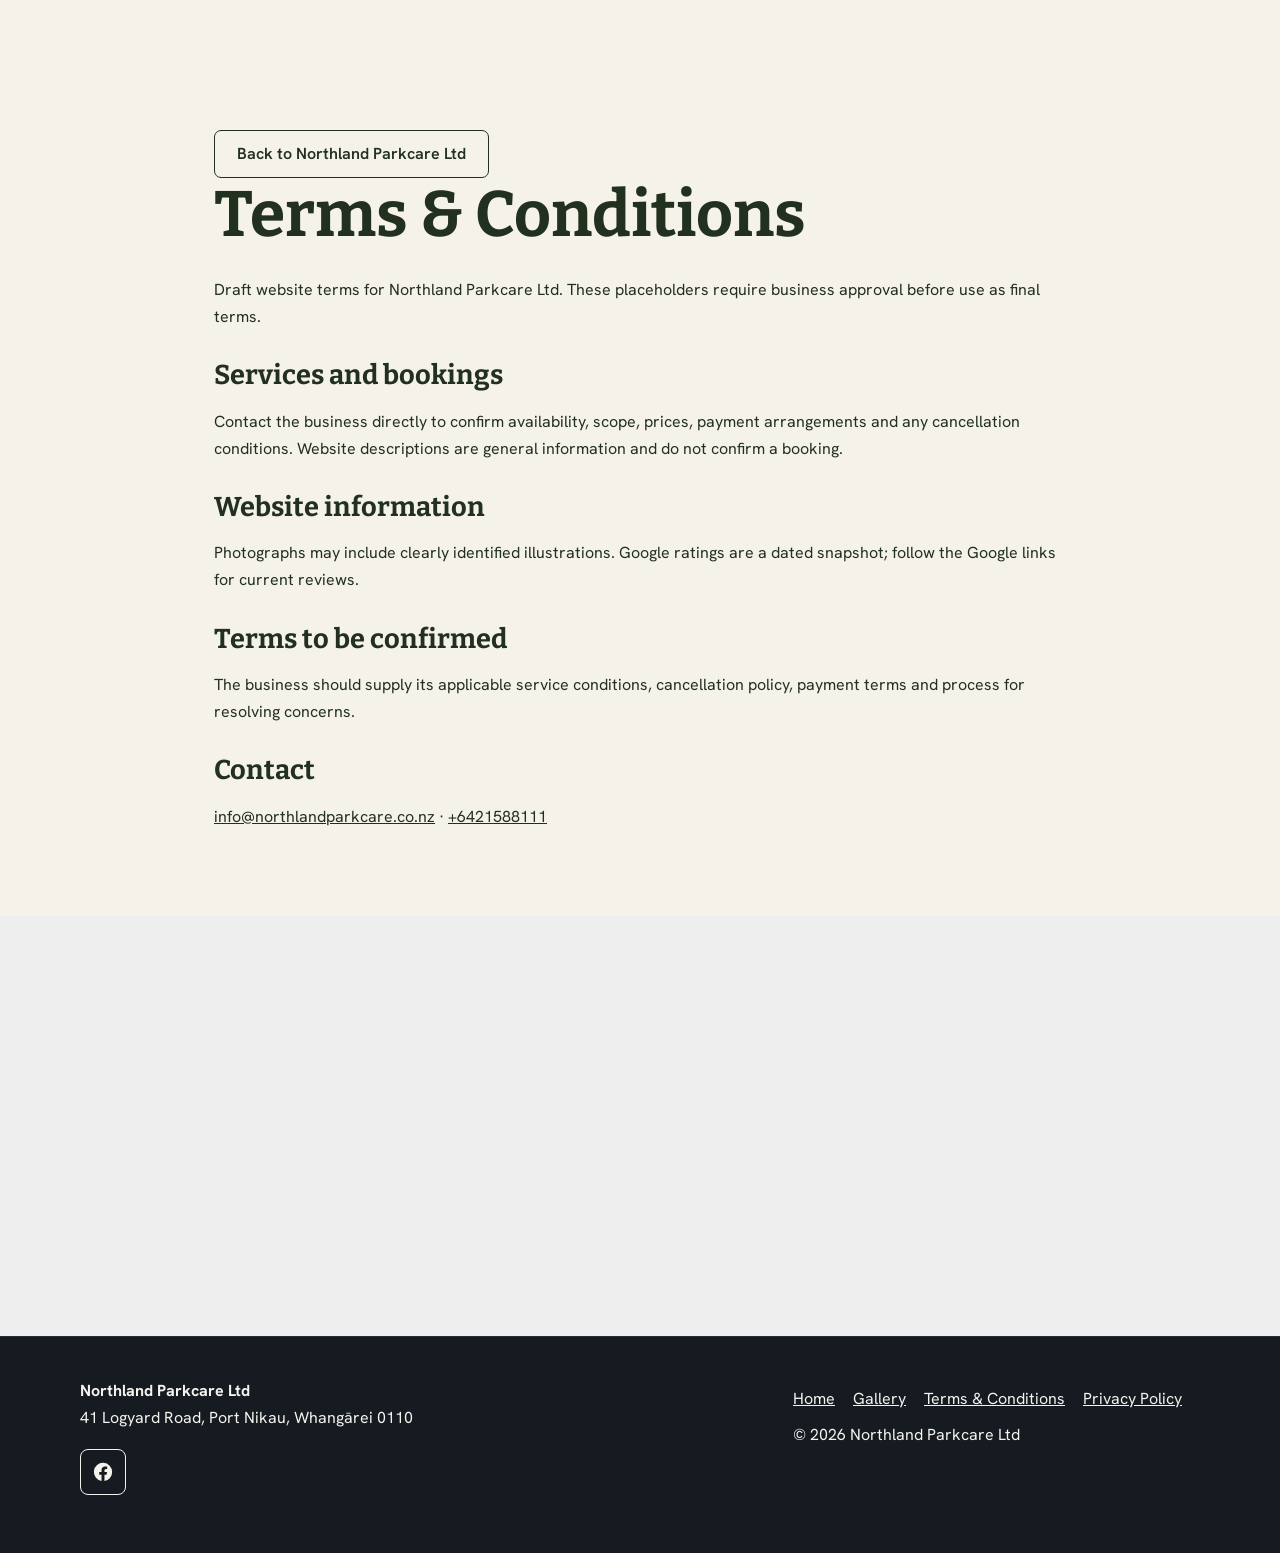
<file: terms.html>
<!DOCTYPE html><html lang="en-NZ"><head>
<meta charset="utf-8"/>
<meta content="width=device-width, initial-scale=1" name="viewport"/>
<title>Terms &amp; Conditions | Northland Parkcare Ltd</title>
<meta content="Northland Parkcare Ltd: landscaping, commercial mowing, walking tracks, native planting and playground maintenance across Whangārei and Northland. Established 2002." name="description"/>
<meta content="Northland Parkcare Ltd | Landscaping &amp; Grounds Maintenance, Whangārei" property="og:title"/>
<meta content="Council-grade grounds care, landscaping, tracks and playground maintenance across Northland since 2002." property="og:description"/>
<meta content="website" property="og:type"/>
<meta content="https://images.unsplash.com/photo-1519331379826-f10be5486c6f?q=80&amp;w=1200&amp;auto=format&amp;fit=crop" property="og:image"/>
<link href="data:image/svg+xml,%3Csvg xmlns='http://www.w3.org/2000/svg' viewBox='0 0 32 32'%3E%3Crect width='32' height='32' rx='7' fill='%231f3b2a'/%3E%3Cpath d='M16 25c0-7 2-12 9-15-1 8-3 13-9 15zm-1.5-2C9 21 7.5 16.5 7 11c5.5 2.5 7.5 6.5 7.5 12z' fill='%23c99a4b'/%3E%3C/svg%3E" rel="icon"/>
<link href="https://fonts.googleapis.com" rel="preconnect"/>
<link crossorigin="" href="https://fonts.gstatic.com" rel="preconnect"/>
<link href="https://fonts.googleapis.com/css2?family=Bitter:wght@500;600;700;800&amp;family=Hanken+Grotesk:wght@400;500;600;700&amp;display=swap" rel="stylesheet"/>
<link href="styles.css" rel="stylesheet"/></head><body><main class="verified-legal"><a class="verified-button" href="index.html">Back to Northland Parkcare Ltd</a><h1>Terms & Conditions</h1><p>Draft website terms for Northland Parkcare Ltd. These placeholders require business approval before use as final terms.</p><h2>Services and bookings</h2><p>Contact the business directly to confirm availability, scope, prices, payment arrangements and any cancellation conditions. Website descriptions are general information and do not confirm a booking.</p><h2>Website information</h2><p>Photographs may include clearly identified illustrations. Google ratings are a dated snapshot; follow the Google links for current reviews.</p><h2>Terms to be confirmed</h2><p>The business should supply its applicable service conditions, cancellation policy, payment terms and process for resolving concerns.</p><h2>Contact</h2><p><a href="mailto:info@northlandparkcare.co.nz">info@northlandparkcare.co.nz</a> · <a href="tel:+6421588111">+6421588111</a></p></main><section class="verified-map" aria-label="Business location"><div class="verified-wrap"><iframe title="Map of Northland Parkcare Ltd, 41 Logyard Road, Port Nikau, Whangārei 0110" src="https://www.google.com/maps?q=Northland%20Parkcare%20Ltd%2041%20Logyard%20Road%2C%20Port%20Nikau%2C%20Whang%C4%81rei%200110&amp;output=embed" loading="lazy" referrerpolicy="no-referrer-when-downgrade" allowfullscreen></iframe></div></section><footer class="verified-footer"><div class="verified-wrap"><div><strong>Northland Parkcare Ltd</strong><p>41 Logyard Road, Port Nikau, Whangārei 0110</p><div class="verified-socials"><a href="https://www.facebook.com/search/top?q=Northland%20Parkcare%20Ltd%20%20Whang%C4%81rei%200110" target="_blank" rel="noopener" aria-label="Search Facebook for Northland Parkcare Ltd (profile unverified)"><svg aria-hidden="true" viewBox="0 0 24 24" fill="currentColor"><path d="M22 12a10 10 0 1 0-11.6 9.9v-7H7.9V12h2.5V9.8c0-2.5 1.5-3.9 3.8-3.9 1.1 0 2.3.2 2.3.2v2.5h-1.3c-1.2 0-1.6.8-1.6 1.6V12h2.8l-.5 2.9h-2.3v7A10 10 0 0 0 22 12Z"/></svg></a></div></div><div><a href="index.html">Home</a><a href="gallery.html">Gallery</a><a href="/terms.html">Terms &amp; Conditions</a><a href="/privacy.html">Privacy Policy</a><p>© 2026 Northland Parkcare Ltd</p></div></div></footer><script src="site.js" defer></script></body></html>
</file>
<file: styles.css>
/* Let responsive CSS determine image height instead of HTML pixel dimensions. */
img{height:auto}

:root{
  --green-950:#14261b;
  --green-900:#1f3b2a;
  --green-800:#2a4d37;
  --green-700:#3a6448;
  --gold:#c99a4b;
  --gold-deep:#a97e34;
  --bone:#f5f2ea;
  --bone-2:#ede8dc;
  --ink:#22301f;
  --ink-soft:#54604f;
  --line:rgba(31,59,42,.14);
  --radius:14px;
  --shadow:0 14px 34px -18px rgba(31,59,42,.35);
  --ease:cubic-bezier(.16,1,.3,1);
}
*{margin:0;padding:0;box-sizing:border-box}
html{scroll-behavior:smooth}
body{
  font-family:'Hanken Grotesk',sans-serif;
  color:var(--ink);
  background:var(--bone);
  line-height:1.7;
  font-size:16px;
  overflow-x:hidden;
}
img{max-width:100%;display:block;image-orientation:from-image}
h1,h2,h3{font-family:'Bitter',serif;line-height:1.15;color:var(--ink)}
a{color:inherit}
::selection{background:var(--green-800);color:var(--bone)}
:focus-visible{outline:3px solid var(--gold);outline-offset:3px;border-radius:4px}

/* opening animation */
#intro{
  position:fixed;inset:0;background:var(--green-950);z-index:200;
  display:flex;align-items:center;justify-content:center;
  animation:introOut .9s var(--ease) 1.15s forwards;
}
#intro .intro-mark{
  font-family:'Bitter',serif;font-weight:700;font-size:clamp(1.4rem,4vw,2.2rem);
  color:var(--bone);letter-spacing:.02em;opacity:0;
  animation:introIn .7s var(--ease) .15s forwards;
}
#intro .intro-mark span{color:var(--gold)}
@keyframes introIn{from{opacity:0;transform:translateY(14px)}to{opacity:1;transform:translateY(0)}}
@keyframes introOut{to{opacity:0;visibility:hidden}}

/* nav */
header{
  position:fixed;top:0;left:0;right:0;z-index:100;
  background:rgba(20,38,27,.86);
  backdrop-filter:blur(12px);-webkit-backdrop-filter:blur(12px);
  border-bottom:1px solid rgba(245,242,234,.1);
}
.nav-inner{
  max-width:1160px;margin:0 auto;padding:0 20px;height:68px;
  display:flex;align-items:center;justify-content:space-between;gap:16px;
}
.brand{
  font-family:'Bitter',serif;font-weight:700;font-size:1.12rem;color:var(--bone);
  text-decoration:none;letter-spacing:.01em;display:flex;align-items:center;gap:10px;white-space:nowrap;
}
.brand svg{flex:none}
.nav-links{display:flex;align-items:center;gap:26px;list-style:none}
.nav-links a{
  color:rgba(245,242,234,.85);text-decoration:none;font-weight:500;font-size:.95rem;
  transition:color .25s var(--ease);
}
.nav-links a:hover{color:var(--gold)}
.nav-phone{
  display:inline-flex;align-items:center;gap:8px;height:42px;padding:0 18px;
  background:var(--gold);color:var(--green-950)!important;border-radius:999px;
  font-weight:700!important;line-height:1;text-decoration:none;font-size:.92rem!important;
  transition:transform .25s var(--ease),background .25s var(--ease);
}
.nav-phone:hover{background:#d8ac5f;transform:translateY(-1px);color:var(--green-950)!important}
.nav-toggle{
  display:none;background:none;border:0;cursor:pointer;padding:10px;min-width:44px;min-height:44px;
}
.nav-toggle svg{stroke:var(--bone)}
.mobile-menu{
  display:none;background:var(--green-950);border-top:1px solid rgba(245,242,234,.1);
  padding:10px 20px 22px;
}
.mobile-menu a{
  display:flex;align-items:center;min-height:48px;color:var(--bone);text-decoration:none;
  font-weight:600;font-size:1.05rem;border-bottom:1px solid rgba(245,242,234,.08);
}
.mobile-menu a:last-child{border-bottom:0}
.mobile-menu .m-call{color:var(--gold)}
.menu-open .mobile-menu{display:block}

/* hero */
.hero{
  position:relative;min-height:100dvh;background:var(--green-950);
  display:flex;align-items:center;overflow:hidden;
}
.hero-slides{position:absolute;inset:0}
.hero-slide{
  position:absolute;inset:0;opacity:0;transition:opacity 1.6s ease;
}
.hero-slide.active{opacity:1}
.hero-slide img{
  width:100%;height:100%;object-fit:cover;
  filter:saturate(.85) contrast(1.05);
}
.hero-overlay{
  position:absolute;inset:0;
  background:linear-gradient(180deg,rgba(20,38,27,.72) 0%,rgba(20,38,27,.5) 45%,rgba(20,38,27,.78) 100%);
}
.hero-content{
  position:relative;z-index:2;max-width:1160px;margin:0 auto;padding:120px 20px 72px;width:100%;
}
.hero-eyebrow{
  display:inline-flex;align-items:center;gap:9px;
  font-size:.82rem;font-weight:700;letter-spacing:.16em;text-transform:uppercase;
  color:var(--gold);margin-bottom:18px;
}
.hero-eyebrow svg{flex:none}
.hero h1{
  font-size:clamp(2.4rem,5.6vw,4.1rem);font-weight:800;color:var(--bone);
  max-width:15ch;margin-bottom:20px;
}
.hero-sub{
  font-size:clamp(1.02rem,1.6vw,1.2rem);color:rgba(245,242,234,.88);
  max-width:46ch;margin-bottom:32px;
}
.hero-ctas{display:flex;flex-wrap:wrap;gap:14px;margin-bottom:40px}
.btn{
  display:inline-flex;align-items:center;justify-content:center;gap:10px;
  min-height:52px;padding:0 28px;border-radius:999px;text-decoration:none;
  font-weight:700;font-size:1rem;line-height:1;cursor:pointer;border:0;
  transition:transform .25s var(--ease),background .25s var(--ease),box-shadow .25s var(--ease);
}
.btn:active{transform:scale(.98)}
.btn-gold{background:var(--gold);color:var(--green-950)}
.btn-gold:hover{background:#d8ac5f;transform:translateY(-2px);box-shadow:0 12px 26px -12px rgba(0,0,0,.5)}
.btn-ghost{
  background:rgba(245,242,234,.08);color:var(--bone);
  border:1px solid rgba(245,242,234,.4);
}
.btn-ghost:hover{background:rgba(245,242,234,.16);transform:translateY(-2px)}
.hero-review{
  max-width:430px;background:rgba(20,38,27,.42);
  border:1px solid rgba(245,242,234,.22);border-radius:var(--radius);
  backdrop-filter:blur(10px);-webkit-backdrop-filter:blur(10px);
  padding:18px 20px;
}
.hero-review .hr-tag{
  font-size:.7rem;font-weight:700;letter-spacing:.12em;text-transform:uppercase;
  color:rgba(245,242,234,.55);margin-bottom:6px;
}
.hero-review .stars{color:var(--gold);display:flex;gap:2px;margin-bottom:8px}
.hero-quote-wrap{position:relative;min-height:74px}
.hero-quote{
  position:absolute;inset:0;opacity:0;transition:opacity .8s ease;
  color:rgba(245,242,234,.92);font-size:.95rem;line-height:1.55;
}
.hero-quote.active{opacity:1}
.hero-quote .hq-name{
  display:block;margin-top:6px;font-weight:700;font-size:.85rem;color:var(--gold);
}

/* sections */
section{padding:96px 0}
.wrap{max-width:1160px;margin:0 auto;padding:0 20px}
.sec-head{max-width:640px;margin-bottom:52px}
.sec-head h2{font-size:clamp(1.9rem,3.6vw,2.7rem);font-weight:700;margin-bottom:14px}
.sec-head p{color:var(--ink-soft);font-size:1.05rem}
.reveal{opacity:0;transform:translateY(26px);transition:opacity .8s var(--ease),transform .8s var(--ease)}
.reveal.in{opacity:1;transform:translateY(0)}

/* services */
#services{background:var(--bone)}
.svc-grid{display:grid;grid-template-columns:repeat(3,1fr);gap:26px}
.svc-card{
  background:#fff;border-radius:var(--radius);overflow:hidden;
  border:1px solid var(--line);box-shadow:var(--shadow);
  transition:transform .35s var(--ease),box-shadow .35s var(--ease);
  display:flex;flex-direction:column;
}
.svc-card:hover{transform:translateY(-6px);box-shadow:0 24px 44px -20px rgba(31,59,42,.45)}
.svc-card .svc-img{aspect-ratio:4/3;overflow:hidden}
.svc-card .svc-img img{
  width:100%;height:100%;object-fit:cover;
  filter:saturate(.85) contrast(1.05);
  transition:transform .6s var(--ease);
}
.svc-card:hover .svc-img img{transform:scale(1.05)}
.svc-body{padding:22px 24px 26px}
.svc-label{
  display:inline-flex;align-items:center;gap:8px;
  font-size:.72rem;font-weight:700;letter-spacing:.14em;text-transform:uppercase;
  color:var(--gold-deep);margin-bottom:10px;
}
.svc-body h3{font-size:1.28rem;font-weight:700;margin-bottom:8px}
.svc-body p{color:var(--ink-soft);font-size:.95rem}

/* about */
#about{background:var(--bone-2)}
.about-grid{display:grid;grid-template-columns:1fr 1.05fr;gap:56px;align-items:center}
.about-photo{position:relative}
.about-photo img{
  width:100%;aspect-ratio:4/3;object-fit:cover;border-radius:var(--radius);
  filter:saturate(.85) contrast(1.05);box-shadow:var(--shadow);
}
.about-photo .corner-tag{
  position:absolute;left:18px;bottom:18px;background:var(--green-900);color:var(--bone);
  border-radius:10px;padding:12px 18px;font-family:'Bitter',serif;font-weight:700;
  font-size:.95rem;line-height:1.3;box-shadow:0 10px 24px -12px rgba(0,0,0,.5);
}
.about-photo .corner-tag em{display:block;font-style:normal;color:var(--gold);font-size:1.35rem}
.about-copy h2{font-size:clamp(1.9rem,3.4vw,2.6rem);margin-bottom:18px}
.about-copy p{color:var(--ink-soft);margin-bottom:16px}
.check-list{list-style:none;margin-top:26px;display:grid;gap:14px}
.check-list li{display:flex;gap:12px;align-items:flex-start;font-weight:600}
.check-list svg{flex:none;margin-top:3px;color:var(--gold-deep)}

/* crew */
#crew{background:var(--bone)}
.badge{
  display:inline-block;background:rgba(201,154,75,.16);color:var(--gold-deep);
  font-size:.78rem;font-weight:700;
  padding:6px 14px;border-radius:999px;margin-bottom:16px;
}
.crew-grid{display:grid;grid-template-columns:repeat(3,1fr);gap:26px}
.crew-card{
  background:#fff;border:1px solid var(--line);border-radius:var(--radius);
  padding:34px 26px 30px;text-align:center;box-shadow:var(--shadow);
  transition:transform .35s var(--ease);
}
.crew-card:hover{transform:translateY(-5px)}
.avatar{
  width:86px;height:86px;border-radius:50%;margin:0 auto 18px;
  background:var(--green-900);border:3px solid var(--gold);
  display:flex;align-items:center;justify-content:center;
  font-family:'Bitter',serif;font-weight:700;font-size:1.7rem;color:var(--bone);
}
.crew-card h3{font-size:1.18rem;margin-bottom:4px}
.crew-role{color:var(--gold-deep);font-weight:700;font-size:.88rem;margin-bottom:10px}
.crew-card p{color:var(--ink-soft);font-size:.93rem}

/* reviews */
#reviews{background:var(--bone-2)}
.rev-grid{display:grid;grid-template-columns:repeat(3,1fr);gap:26px;margin-bottom:40px}
.rev-card{
  background:#fff;border:1px solid var(--line);border-radius:var(--radius);
  padding:28px;box-shadow:var(--shadow);display:flex;flex-direction:column;gap:12px;
  transition:transform .35s var(--ease);
}
.rev-card:hover{transform:translateY(-5px)}
.rev-card .stars{display:flex;gap:3px;color:var(--gold)}
.rev-card blockquote{color:var(--ink-soft);font-size:.97rem;flex:1}
.rev-card .rev-name{font-weight:700;font-size:.92rem}
.rev-card .rev-name span{display:block;font-weight:500;color:var(--ink-soft);font-size:.82rem}
.rev-actions{display:flex;justify-content:center}
.btn-green{background:var(--green-900);color:var(--bone)}
.btn-green:hover{background:var(--green-800);transform:translateY(-2px)}

/* review banner */
.rev-banner{
  background:var(--green-950);padding:72px 0;position:relative;overflow:hidden;
}
.rev-banner .wrap{
  display:flex;align-items:center;justify-content:space-between;gap:28px;flex-wrap:wrap;position:relative;z-index:1;
}
.rev-banner h2{color:var(--bone);font-size:clamp(1.5rem,3vw,2.1rem);max-width:22ch}
.rev-banner p{color:rgba(245,242,234,.7);margin-top:6px;max-width:44ch}

/* contact */
#contact{background:var(--bone)}
.contact-card{
  max-width:1120px;margin:0 auto;background:var(--green-950);border-radius:20px;
  overflow:hidden;display:grid;grid-template-columns:1fr 1fr;box-shadow:0 30px 60px -30px rgba(20,38,27,.6);
}
.contact-map{min-height:100%;position:relative}
.contact-map iframe{
  position:absolute;inset:0;width:100%;height:100%;border:0;display:block;
  filter:saturate(.9);
}
.contact-info{padding:48px 44px}
.contact-info h2{color:var(--bone);font-size:clamp(1.7rem,3vw,2.2rem);margin-bottom:10px}
.contact-info>p{color:rgba(245,242,234,.75);margin-bottom:26px;font-size:.98rem}
.contact-btns{display:grid;gap:12px;margin-bottom:30px}
.contact-btns .btn{width:100%}
.info-rows{display:grid;gap:16px;margin-bottom:28px}
.info-row{display:flex;gap:14px;align-items:flex-start;color:rgba(245,242,234,.88);font-size:.95rem}
.info-row svg{flex:none;color:var(--gold);margin-top:2px}
.info-row strong{display:block;color:var(--bone);font-size:.85rem;letter-spacing:.04em}
.info-row a{color:rgba(245,242,234,.88);text-decoration:none}
.info-row a:hover{color:var(--gold)}
.social-row{display:flex;gap:12px}
.social-link{
  width:46px;height:46px;border-radius:50%;display:flex;align-items:center;justify-content:center;
  background:rgba(245,242,234,.1);color:var(--bone);transition:background .25s var(--ease),transform .25s var(--ease);
}
.social-link:hover{background:var(--gold);color:var(--green-950);transform:translateY(-2px)}

/* footer */
footer{background:var(--green-950);border-top:1px solid rgba(245,242,234,.08);padding:56px 0 30px}
.foot-grid{display:grid;grid-template-columns:1.4fr 1fr 1fr;gap:44px;margin-bottom:40px}
.foot-brand{
  font-family:'Bitter',serif;font-weight:700;font-size:1.2rem;color:var(--bone);
  display:flex;align-items:center;gap:10px;margin-bottom:14px;
}
.foot-grid p{color:rgba(245,242,234,.62);font-size:.92rem;max-width:36ch}
.foot-grid h3{
  color:var(--bone);font-family:'Hanken Grotesk',sans-serif;font-size:.85rem;
  letter-spacing:.1em;text-transform:uppercase;margin-bottom:16px;font-weight:700;
}
.foot-grid ul{list-style:none;display:grid;gap:10px}
.foot-grid ul a{color:rgba(245,242,234,.7);text-decoration:none;font-size:.94rem;transition:color .25s var(--ease)}
.foot-grid ul a:hover{color:var(--gold)}
.foot-social{display:flex;gap:10px;margin-top:18px}
.foot-bottom{
  border-top:1px solid rgba(245,242,234,.08);padding-top:22px;
  display:flex;justify-content:space-between;gap:14px;flex-wrap:wrap;
  color:rgba(245,242,234,.5);font-size:.85rem;
}
.foot-bottom a{color:rgba(245,242,234,.6);text-decoration:none}
.foot-bottom a:hover{color:var(--gold)}

/* responsive */
@media(max-width:960px){
  .svc-grid,.crew-grid,.rev-grid{grid-template-columns:repeat(2,1fr)}
  .about-grid{grid-template-columns:1fr;gap:36px}
  .contact-card{grid-template-columns:1fr}
  .contact-map{min-height:340px;order:2}
  .contact-info{order:1}
  .foot-grid{grid-template-columns:1fr 1fr}
}
@media(max-width:640px){
  section{padding:72px 0}
  .nav-links{display:none}
  .nav-toggle{display:block}
  .svc-grid,.crew-grid,.rev-grid{grid-template-columns:1fr}
  .foot-grid{grid-template-columns:1fr}
  .hero-content{padding:110px 20px 60px}
  .contact-info{padding:36px 24px}
  .rev-banner .wrap{flex-direction:column;align-items:flex-start}
}
@media(prefers-reduced-motion:reduce){
  html{scroll-behavior:auto}
  *,*::before,*::after{animation-duration:.01ms!important;animation-iteration-count:1!important;transition-duration:.01ms!important}
  .reveal{opacity:1;transform:none}
  #intro{display:none}
}

/* Verified content and accessible responsive refinements */
html{scroll-padding-top:90px}body{font-size:16px}img{max-width:100%;border-radius:8px}a,button{touch-action:manipulation}a:focus-visible,button:focus-visible,[tabindex]:focus-visible{outline:3px solid #deaa53;outline-offset:5px}.reveal{opacity:1!important;transform:none!important}.hero{background:#151b20;animation:pageEnter .8s ease both}.hero h1{max-width:22ch}.hero .verified-rating{display:inline-flex;gap:10px;flex-wrap:wrap;align-items:center;margin-top:22px;padding:13px 16px;color:white;background:#1119;border:1px solid #fff5;backdrop-filter:blur(12px);border-radius:10px;text-decoration:none;font-size:16px;max-width:100%}.verified-stars{display:flex;gap:3px;color:#bd852b}.verified-stars svg{width:18px;height:18px;flex:none}.hero .verified-stars{color:#ffd080}.verified-section{padding:80px 24px;background:#f5f3ee;color:#202620}.verified-wrap{max-width:1120px;margin:auto}.verified-section h2{font-size:clamp(2rem,5vw,3.2rem);margin:0 0 16px}.verified-section p{margin:12px 0;line-height:1.7}.verified-grid{display:grid;grid-template-columns:repeat(3,minmax(0,1fr));gap:22px;margin:30px 0}.verified-card{background:white;color:#232323;border:1px solid #20262022;border-radius:10px;padding:26px;min-width:0}.verified-card blockquote{margin:20px 0;font-size:18px;line-height:1.6}.verified-card small{display:block;font-size:14px;color:#555;margin-top:5px}.verified-actions{display:flex;gap:12px;flex-wrap:wrap}.verified-button{display:inline-flex;align-items:center;justify-content:center;min-height:48px;padding:12px 22px;border:1px solid currentColor;border-radius:7px;text-decoration:none;font-weight:600;line-height:1.4;max-width:100%;text-align:center}.verified-button.primary{background:#242c29;color:white;border-color:#242c29}.verified-socials{display:flex;flex-wrap:wrap;gap:12px;margin:18px 0}.verified-socials a{width:46px;height:46px;display:flex;align-items:center;justify-content:center;border:1px solid currentColor;border-radius:8px}.verified-socials svg{width:22px;height:22px}.verified-gallery img{width:100%;height:auto;aspect-ratio:4/3;object-fit:cover;display:block}.verified-gallery figure{margin:0;min-width:0}.verified-gallery figcaption{font-size:15px;margin-top:10px}.verified-map{padding:24px;background:#eee}.verified-map iframe{display:block;width:100%;height:360px;border:0;border-radius:12px}.verified-legal{max-width:900px;margin:auto;padding:130px 24px 70px;min-height:65vh}.verified-legal h1{font-size:clamp(2.3rem,7vw,4rem);margin:0 0 24px}.verified-legal h2{font-size:1.7rem;margin:30px 0 12px}.verified-legal p{margin:16px 0}.verified-footer{padding:40px 24px;background:#151b20;color:#f5f3ee}.verified-footer .verified-wrap{display:flex;justify-content:space-between;flex-wrap:wrap;gap:24px}.verified-footer a{display:inline-flex;align-items:center;min-height:44px;margin-right:18px}.verified-footer .verified-socials a{margin:0}.verified-footer p{max-width:42ch}.slide-control{position:absolute;bottom:16px;right:20px;z-index:4;min-height:44px;padding:8px 14px;background:#111a;border:1px solid #fff7;border-radius:6px;color:white;font:inherit}.hero-slide img,.hero .slides img{border-radius:0;width:100%;height:100%;object-fit:cover}.hero-slide{transition:opacity 1.2s ease!important}.hero .hero-bg{background:none!important}.hero .hero-bg img{position:absolute;inset:0;width:100%;height:100%;object-fit:cover;border-radius:0;opacity:0;transition:opacity 1.2s}.hero .hero-bg img.on{opacity:1}.hero .hero-bg:after{content:'';position:absolute;inset:0;background:#10101999}.service-card>img{width:100%;aspect-ratio:3/2;object-fit:cover;margin-bottom:18px}.verified-logo{width:80px;height:80px;object-fit:contain;margin-bottom:18px}.nav-call{min-width:44px;min-height:44px}button{min-width:44px;min-height:44px}.verified-mobile-call{display:none}@keyframes pageEnter{from{opacity:0;transform:translateY(12px)}to{opacity:1;transform:none}}@media(max-width:767px){.verified-grid{grid-template-columns:1fr}.verified-section{padding:56px 20px}.hero h1{font-size:clamp(2.1rem,9vw,3rem)!important;line-height:1.08!important}.hero{min-height:760px!important;padding-top:0!important}.hero-content,.hero-inner,.hero-in{padding-top:110px!important;padding-bottom:90px!important}.hero p{font-size:16px!important}.hero .verified-rating{margin-top:16px}.hero-grid{grid-template-columns:1fr!important}.verified-map{padding:20px}.verified-mobile-call{display:inline-flex;align-items:center;justify-content:center;min-height:44px;padding:8px 12px;text-decoration:none;font-weight:600}.hero-scroll{display:none}.verified-actions .verified-button{width:100%}.hero-ctas,.hero-actions,.cta-row{gap:10px!important}.hero .btn,.hero .btn-primary,.hero .btn-outline{min-height:46px!important;padding:12px 16px!important}.hero .lead,.hero .lede,.hero .hero-sub{margin:14px 0 20px!important}}@media(prefers-reduced-motion:reduce){*,*:before,*:after{animation:none!important;transition:none!important;scroll-behavior:auto!important}#intro{display:none!important}}

.verified-mobile-call{color:inherit}.hero .verified-rating{line-height:1.5} .verified-legal>.verified-section{padding-left:0;padding-right:0} .verified-legal .verified-grid{grid-template-columns:repeat(auto-fit,minmax(min(100%,220px),1fr))}

.verified-mobile-call{color:#fff;background:#202b26;border-radius:6px;white-space:nowrap}.verified-legal{animation:pageEnter .8s ease both}.verified-legal section{background:transparent;color:inherit}.verified-footer a{overflow-wrap:anywhere}.verified-map{padding-top:30px;padding-bottom:30px}#intro{animation:hideIntro 0s 1.4s forwards}@keyframes hideIntro{to{visibility:hidden;opacity:0}}

/* Keep direct card photos from shrinking within equal-height grid cards. */
.svc>img,.service-card>img{height:auto;flex-shrink:0}
</file>
